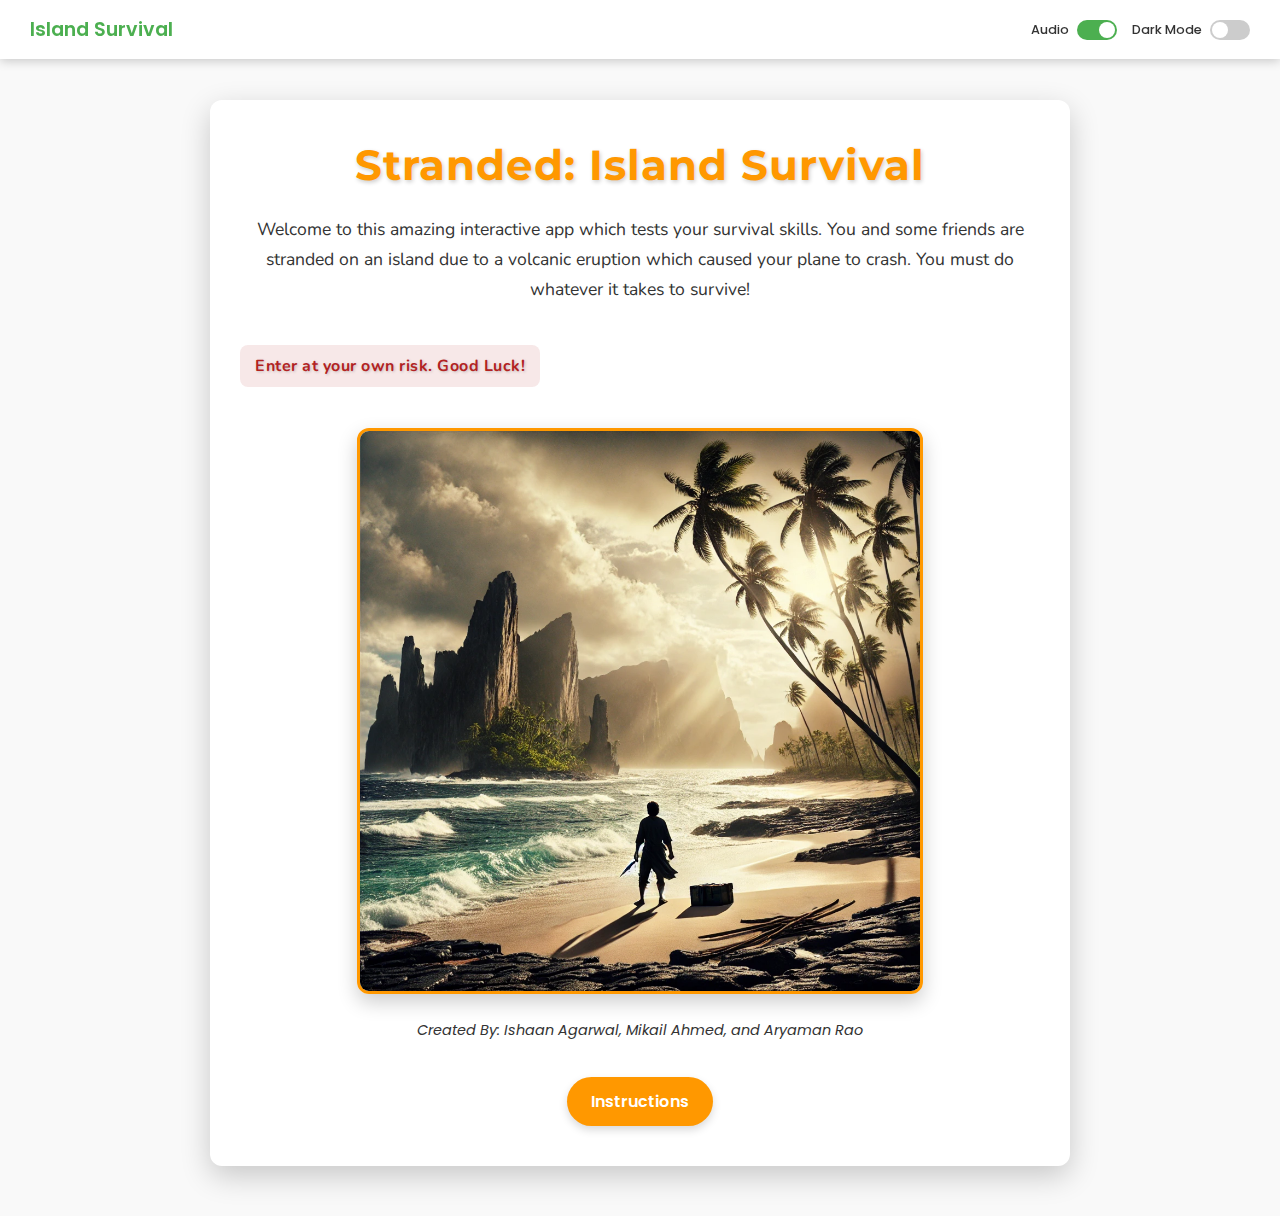
<file: index.html>
<!DOCTYPE html>
<html lang="en">
<head>
    <meta charset="UTF-8">
    <meta name="viewport" content="width=device-width, initial-scale=1.0">
    <!-- Sets the title of the web page, shown on the browser tab -->
    <title>Survival Challenge</title>
    <!-- Google Fonts for modern typography -->
    <link rel="preconnect" href="https://fonts.googleapis.com">
    <link rel="preconnect" href="https://fonts.gstatic.com" crossorigin>
    <link href="https://fonts.googleapis.com/css2?family=Montserrat:wght@400;600;700&family=Nunito:wght@400;600;700&family=Poppins:wght@400;500;600;700&display=swap" rel="stylesheet">
    <!-- Font Awesome for icons -->
    <link rel="stylesheet" href="https://cdnjs.cloudflare.com/ajax/libs/font-awesome/6.4.0/css/all.min.css">
    <link rel="stylesheet" href="styles.css">
</head>
<body>
<!-- Navigation bar -->
<div id="navbar">
    <div id="navbar-left">
        <h2 id="navbar-title">Island Survival</h2>
    </div>
    <div id="navbar-right">
        <!-- Audio toggle -->
        <div class="toggle-container">
            <span class="toggle-label">Audio</span>
            <label class="toggle-switch">
                <input type="checkbox" id="audio-toggle" checked>
                <span class="toggle-slider"></span>
            </label>
        </div>
        <!-- Dark mode toggle -->
        <div class="toggle-container">
            <span class="toggle-label">Dark Mode</span>
            <label class="toggle-switch">
                <input type="checkbox" id="dark-mode-toggle">
                <span class="toggle-slider"></span>
            </label>
        </div>
    </div>
</div>

<!-- Progress indicator -->
<div id="progress-indicator"></div>

<!-- Energy display component -->
<div id="energy-display" style="display: none;">
    <img id="energy-icon" src="images/energy.jpeg" alt="Energy">
    <span id="energy-value">50</span>
</div>

<!-- Floating control buttons -->
<div class="floating-controls">
    <button id="help-button" class="floating-control" style="display: none;" title="Help">
        <img src="images/question.jpeg" alt="Help">
    </button>
    <button id="restart-button" class="floating-control" style="display: none;" title="Restart">
        <img src="images/stop.jpeg" alt="Restart">
    </button>
    <button id="voice-button" class="floating-control" style="display: none;" title="Voice Control">
        <img src="images/mic.webp" alt="Voice Control">
    </button>
    <button id="export-button" class="floating-control" style="display: none;" title="Export Data">
        <img src="images/exportfinal.webp" alt="Export">
    </button>
</div>

<!-- Main container for the story content -->
<div id="story-container">
    <!-- Title of the story -->
    <h1 id="story-title">Stranded: Island Survival</h1>
    <!-- Paragraph describing the story introduction -->
    <p id="story-text">Welcome to this amazing interactive app which tests your survival skills. You and some friends
        are stranded on an island due to a volcanic eruption which caused your plane to crash.
        You must do whatever it takes to survive!</p>
    <!-- Warning message for the story, styled with its own ID -->
    <p id="beware">Enter at your own risk. Good Luck!</p>
    <!-- Image for the story, includes ID for styling and alt text for accessibility -->
    <img id="survival-image" src="images/titleimage.webp" alt="You Must Survive">
    <!-- Credits for the story creators, with a unique ID for styling -->
    <p id="credentials">Created By: Ishaan Agarwal, Mikail Ahmed, and Aryaman Rao</p>
    <!-- Container for interactive choices, such as buttons -->
    <div id="choices">
        <!-- Button that triggers a JavaScript function when clicked -->
        <button id="button1" onclick="choose('instruct')">Instructions</button>
    </div>
</div>

<!-- Toast notification -->
<div id="notification-toast" class="toast"></div>

<!-- Game messages containers -->
<div id="shelter-message" class="game-message" style="display: none;">Great Choice. This shelter will be the key to your success in the future</div>
<div id="success-message" class="game-message success-message" style="display: none;">You have escaped the island! Good luck on your journey ahead!</div>
<div id="failure-message" class="game-message failure-message" style="display: none;">You have failed to escape the island. Tough Luck</div>

<!-- Location images and buttons that will be added dynamically -->
<div id="location-images" class="location-container" style="display: none;">
    <div class="location" id="skull-rock-location">
        <img id="skull-rock-image" src="images/skullrock.jpeg" alt="Skull Rock">
        <button id="skull-rock-button">Skull Rock</button>
    </div>
    <div class="location" id="ghost-cave-location">
        <img id="ghost-light-cave-image" src="images/ghostlightcave.jpeg" alt="Ghost Cave">
        <button id="cave-button">Ghost Cave</button>
    </div>
    <div class="location" id="forgotten-falls-location">
        <img id="forgotten-falls-image" src="images/forgottenfalls.jpeg" alt="Forgotten Falls">
        <button id="falls-button">Forgotten Falls</button>
    </div>
</div>

<script src="libs/xlsx.full.min.js"></script>
<script src="script.js" defer></script>
</body>
</html>
</file>
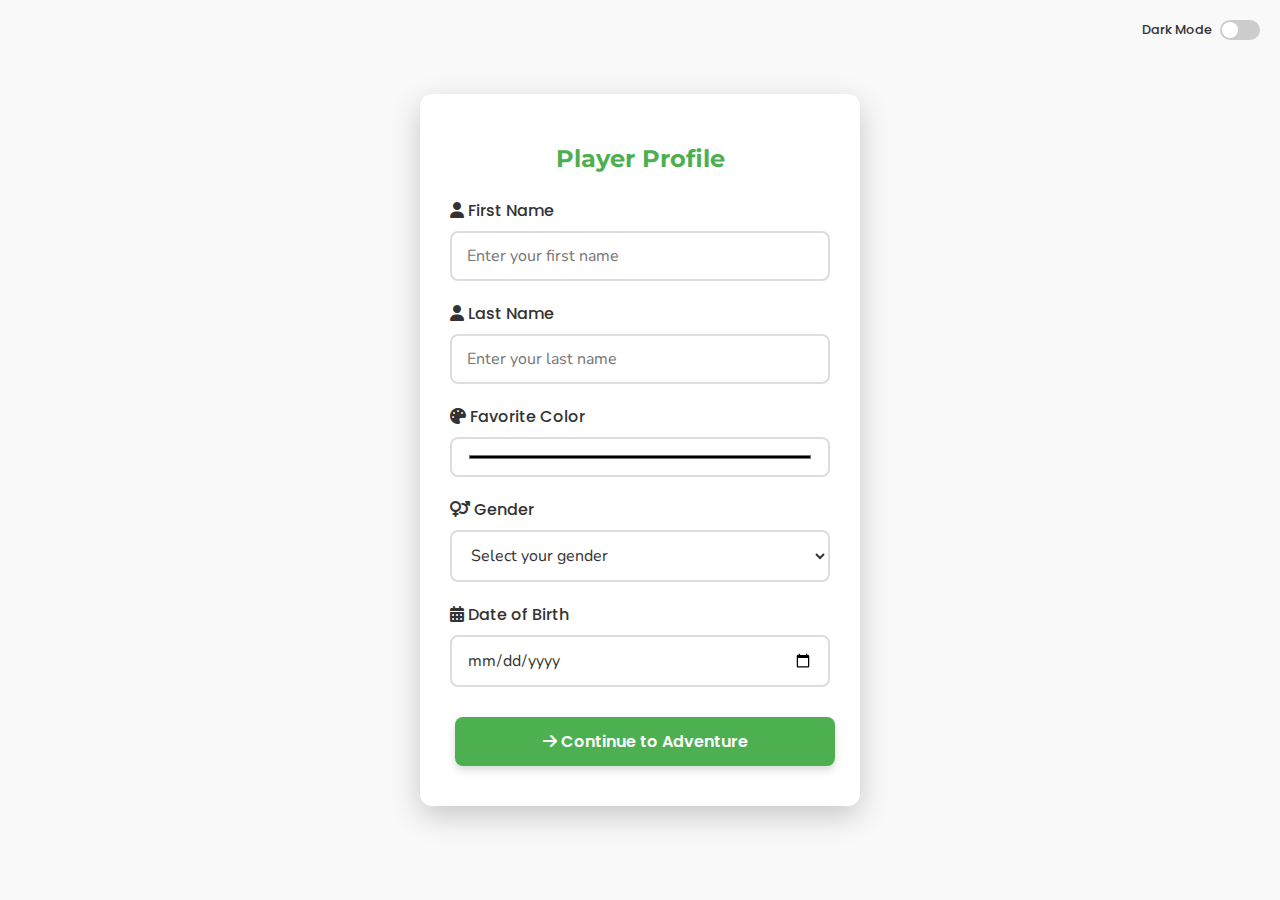
<file: aboutme.html>
<!DOCTYPE html>
<html lang="en">
<head>
    <meta charset="UTF-8">
    <meta name="viewport" content="width=device-width, initial-scale=1.0">
    <title>Login Page</title>
    <!-- Google Fonts for modern typography -->
    <link rel="preconnect" href="https://fonts.googleapis.com">
    <link rel="preconnect" href="https://fonts.gstatic.com" crossorigin>
    <link href="https://fonts.googleapis.com/css2?family=Montserrat:wght@400;600;700&family=Nunito:wght@400;600;700&family=Poppins:wght@400;500;600;700&display=swap" rel="stylesheet">
    <!-- Font Awesome for icons -->
    <link rel="stylesheet" href="https://cdnjs.cloudflare.com/ajax/libs/font-awesome/6.4.0/css/all.min.css">
    <link rel="stylesheet" href="styles.css">
    <style>
        body {
            font-family: 'Poppins', Arial, sans-serif;
            margin: 0;
            padding: 0;
            display: flex;
            justify-content: center;
            align-items: center;
            height: 100vh;
            background-color: var(--light-bg);
            color: var(--text-color);
            transition: background-color 0.3s ease, color 0.3s ease;
        }
        
        .login-container {
            background-color: var(--container-bg);
            padding: 30px;
            border-radius: 12px;
            box-shadow: 0 10px 30px var(--shadow-color);
            width: 380px;
            max-width: 90%;
            transition: background-color 0.3s ease, box-shadow 0.3s ease;
        }
        
        .login-container h2 {
            text-align: center;
            color: var(--primary-color);
            margin-bottom: 25px;
            font-family: 'Montserrat', sans-serif;
            font-weight: 700;
        }
        
        .form-group {
            margin-bottom: 20px;
        }
        
        .form-group label {
            display: block;
            margin-bottom: 8px;
            font-weight: 500;
            color: var(--text-color);
            transition: color 0.3s ease;
        }
        
        .form-control {
            width: 100%;
            padding: 12px 15px;
            border: 2px solid var(--border-color);
            border-radius: 8px;
            box-sizing: border-box;
            font-family: 'Nunito', sans-serif;
            font-size: 1rem;
            background-color: var(--container-bg);
            color: var(--text-color);
            transition: all 0.3s ease;
        }
        
        .form-control:focus {
            outline: none;
            border-color: var(--primary-color);
            box-shadow: 0 0 0 2px rgba(76, 175, 80, 0.2);
        }
        
        .form-control[type="color"] {
            height: 40px;
            cursor: pointer;
        }
        
        .btn-continue {
            width: 100%;
            padding: 12px;
            background-color: var(--primary-color);
            color: white;
            border: none;
            border-radius: 8px;
            font-size: 1rem;
            font-weight: 600;
            cursor: pointer;
            transition: all 0.3s ease;
            font-family: 'Poppins', sans-serif;
            margin-top: 10px;
        }
        
        .btn-continue:hover {
            background-color: var(--primary-dark);
            transform: translateY(-3px);
            box-shadow: 0 5px 15px rgba(0, 0, 0, 0.1);
        }
        
        .btn-continue:active {
            transform: translateY(1px);
        }
        
        /* Toggle for dark mode */
        .theme-toggle {
            position: absolute;
            top: 20px;
            right: 20px;
            display: flex;
            align-items: center;
            gap: 8px;
            cursor: pointer;
        }
        
        .toggle-label {
            font-size: 0.8rem;
            font-weight: 500;
            color: var(--text-color);
        }
    </style>
</head>
<body>
<!-- Dark mode toggle -->
<div class="theme-toggle">
    <span class="toggle-label">Dark Mode</span>
    <label class="toggle-switch">
        <input type="checkbox" id="dark-mode-toggle">
        <span class="toggle-slider"></span>
    </label>
</div>

<div class="login-container">
    <h2>Player Profile</h2>
    <form id="login-form">
        <div class="form-group">
            <label for="first-name"><i class="fas fa-user"></i> First Name</label>
            <input type="text" id="first-name" name="first-name" class="form-control" placeholder="Enter your first name" required>
        </div>

        <div class="form-group">
            <label for="last-name"><i class="fas fa-user"></i> Last Name</label>
            <input type="text" id="last-name" name="last-name" class="form-control" placeholder="Enter your last name" required>
        </div>

        <div class="form-group">
            <label for="favorite-color"><i class="fas fa-palette"></i> Favorite Color</label>
            <input type="color" id="favorite-color" name="favorite-color" class="form-control">
        </div>

        <div class="form-group">
            <label for="gender"><i class="fas fa-venus-mars"></i> Gender</label>
            <select id="gender" name="gender" class="form-control" required>
                <option value="" disabled selected>Select your gender</option>
                <option value="male">Male</option>
                <option value="female">Female</option>
                <option value="other">Other</option>
            </select>
        </div>

        <div class="form-group">
            <label for="birth-date"><i class="fas fa-calendar-alt"></i> Date of Birth</label>
            <input type="date" id="birth-date" name="birth-date" class="form-control" required>
        </div>

        <button type="button" id="Continue" class="btn-continue" onclick="choose('instruct')">
            <i class="fas fa-arrow-right"></i> Continue to Adventure
        </button>
    </form>
</div>

<script>
    // Check for dark mode preference
    const darkModePref = localStorage.getItem('darkMode') === 'true';
    if (darkModePref) {
        document.body.classList.add('dark-mode');
        document.getElementById('dark-mode-toggle').checked = true;
    }
    
    // Event listener for dark mode toggle
    document.getElementById('dark-mode-toggle').addEventListener('change', function() {
        document.body.classList.toggle('dark-mode');
        localStorage.setItem('darkMode', document.body.classList.contains('dark-mode'));
    });
</script>
<script src="script.js"></script>
</body>
</html>
</file>
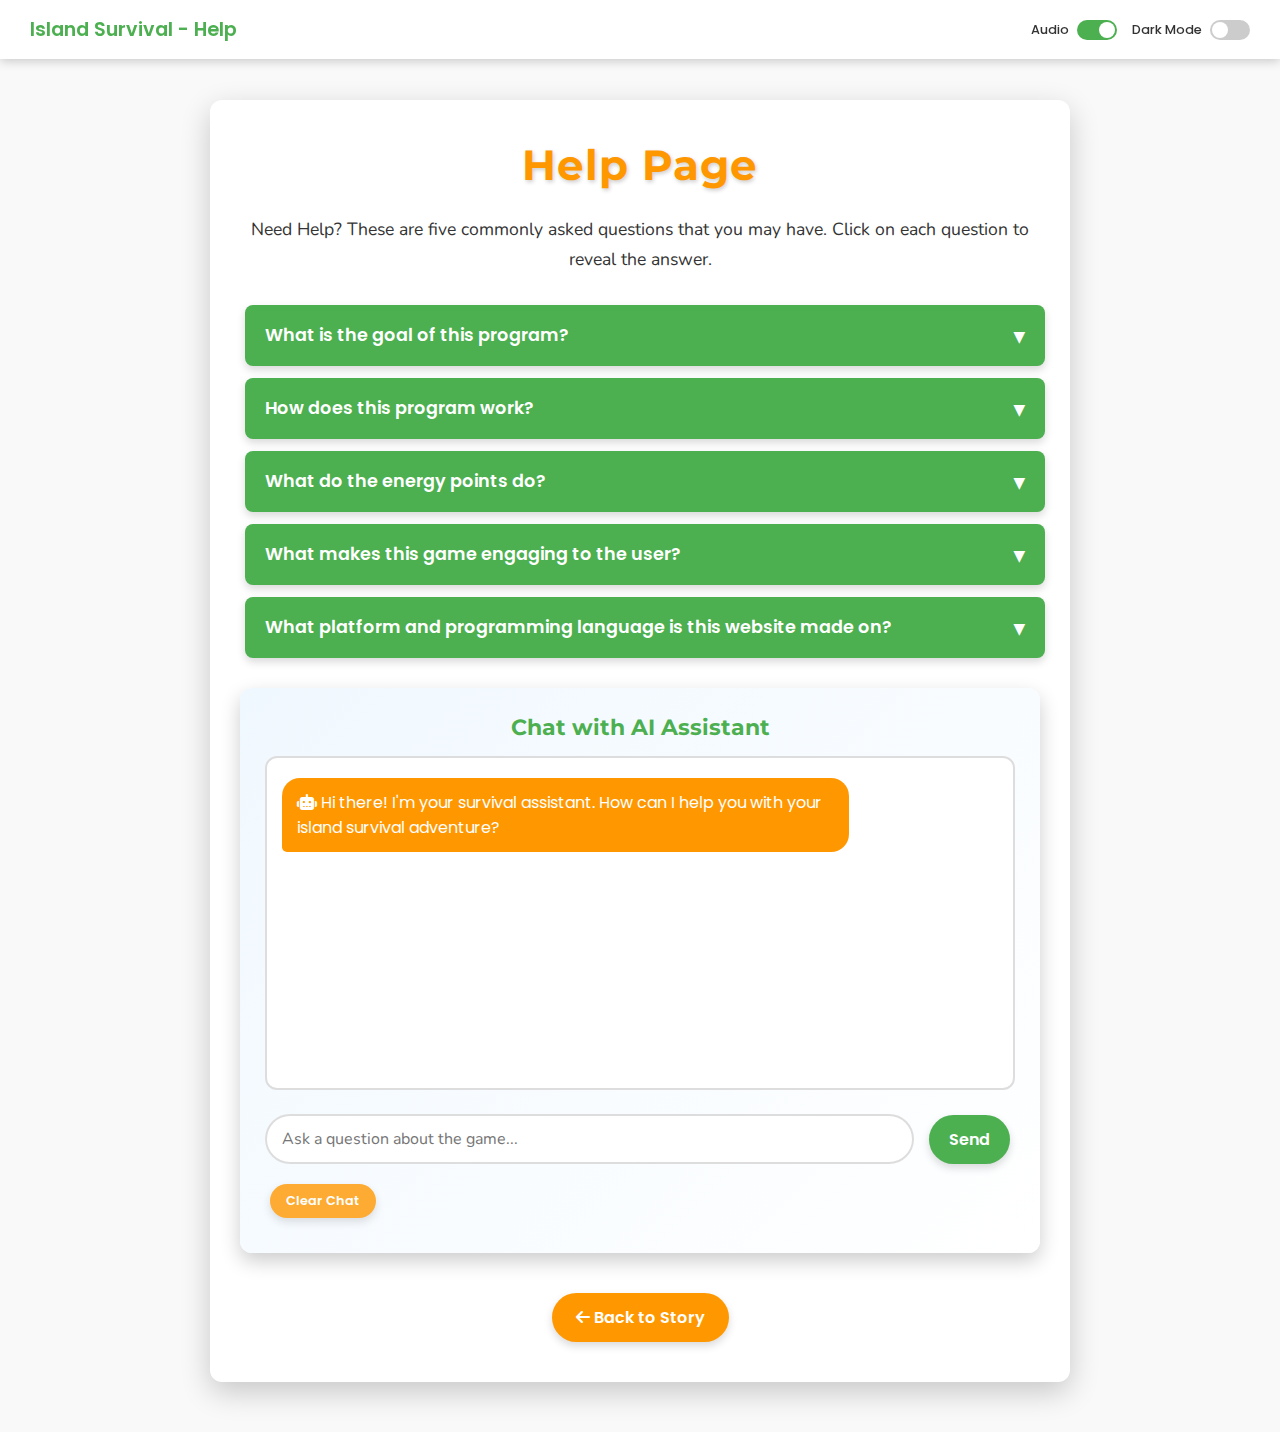
<file: helpPage.html>
<!DOCTYPE html>
<html lang="en">
<head>
    <meta charset="UTF-8">
    <meta name="viewport" content="width=device-width, initial-scale=1.0">
    <title>Help Tab</title>
    <!-- Google Fonts for modern typography -->
    <link rel="preconnect" href="https://fonts.googleapis.com">
    <link rel="preconnect" href="https://fonts.gstatic.com" crossorigin>
    <link href="https://fonts.googleapis.com/css2?family=Montserrat:wght@400;600;700&family=Nunito:wght@400;600;700&family=Poppins:wght@400;500;600;700&display=swap" rel="stylesheet">
    <!-- Font Awesome for icons -->
    <link rel="stylesheet" href="https://cdnjs.cloudflare.com/ajax/libs/font-awesome/6.4.0/css/all.min.css">
    <link rel="stylesheet" href="styles.css">
</head>
<body>
<!-- Navigation bar -->
<div id="navbar">
    <div id="navbar-left">
        <h2 id="navbar-title">Island Survival - Help</h2>
    </div>
    <div id="navbar-right">
        <!-- Audio toggle -->
        <div class="toggle-container">
            <span class="toggle-label">Audio</span>
            <label class="toggle-switch">
                <input type="checkbox" id="audio-toggle" checked>
                <span class="toggle-slider"></span>
            </label>
        </div>
        <!-- Dark mode toggle -->
        <div class="toggle-container">
            <span class="toggle-label">Dark Mode</span>
            <label class="toggle-switch">
                <input type="checkbox" id="dark-mode-toggle">
                <span class="toggle-slider"></span>
            </label>
        </div>
    </div>
</div>

<!-- Progress indicator -->
<div id="progress-indicator"></div>

<!-- Main container for the help page content -->
<div id="storyHelp-container">
    <!-- Title of the help page -->
    <h1 id="helpPage-title">Help Page</h1>
    <!-- Paragraph describing the help section -->
    <p id="helpText">Need Help? These are five commonly asked questions that you may have.
        Click on each question to reveal the answer.</p>
    
    <!-- FAQ section with questions and answers -->
    <div id="faq-section">
        <!-- FAQ questions will be added here dynamically -->
    </div>
    
    <!-- AI Chatbot section -->
    <section id="chatbot">
        <h3>Chat with AI Assistant</h3>
        <div id="chat-window">
          <div id="messages"></div>
        </div>
        <div class="inputTextContainer">
            <input type="text" id="user-input" placeholder="Ask a question about the game..." />
            <button id="send-btn">Send</button>
        </div>
    </section>
    
    <!-- Return button container -->
    <div id="choices">
        <!-- Button that triggers a choose function when clicked -->
        <button id="helpReturn" onclick="choose('returnFromHelp')">
            <i class="fas fa-arrow-left"></i> Back to Story
        </button>
    </div>
</div>

<!-- Toast notification -->
<div id="notification-toast" class="toast"></div>

<!-- JavaScript to generate FAQ section dynamically -->
<script>
    // Define questions and answers
    const questions = [
        "What is the goal of this program?",
        "How does this program work?",
        "What do the energy points do?",
        "What makes this game engaging to the user?",
        "What platform and programming language is this website made on?"
    ];
    const answers = [
        "The goal of this program is to escape a stranded island with the resources you find.",
        "This program works by changing the story based on user input as they click various buttons",
        "The energy points symbolize how active you are. During activities, energy points decrease.",
        "From graphics to sounds this program is very entertaining. Energy points also play a massive role to engage user.",
        "This website is built on WebStorm using Html, Css, and Javascript to make this user interactive game."
    ];

    // Generate the FAQ section
    const faqSection = document.getElementById('faq-section');
    questions.forEach((question, index) => {
        // Create a button for each question
        const questionButton = document.createElement('button');
        questionButton.textContent = question;
        questionButton.className = 'faq-question';
        questionButton.onclick = () => {
            // Toggle answer display on button click and active class
            questionButton.classList.toggle('active');
            const answerDiv = document.getElementById(`answer-${index}`);
            answerDiv.style.display = answerDiv.style.display === 'none' ? 'block' : 'none';
        };
        // Create a div for the answer, initially hidden
        const answerDiv = document.createElement('div');
        answerDiv.id = `answer-${index}`;
        answerDiv.className = 'faq-answer';
        answerDiv.style.display = 'none';
        answerDiv.textContent = answers[index];
        // Add the question and answer to the FAQ section
        faqSection.appendChild(questionButton);
        faqSection.appendChild(answerDiv);
    });
    
    // Check for dark mode preference
    const darkModePref = localStorage.getItem('darkMode') === 'true';
    if (darkModePref) {
        document.body.classList.add('dark-mode');
        document.getElementById('dark-mode-toggle').checked = true;
    }
    
    // Event listener for dark mode toggle
    document.getElementById('dark-mode-toggle').addEventListener('change', function() {
        document.body.classList.toggle('dark-mode');
        localStorage.setItem('darkMode', document.body.classList.contains('dark-mode'));
    });
</script>
<script src="script.js"></script>
<script src="aichatbot.js"></script>
</body>
</html>
</file>
<file: styles.css>
/* General body styling */
:root {
    --primary-color: #4CAF50;
    --primary-dark: #388E3C;
    --accent-color: #FF9800;
    --accent-dark: #F57C00;
    --text-color: #333;
    --light-bg: #f9f9f9;
    --container-bg: white;
    --shadow-color: rgba(0, 0, 0, 0.2);
    --secondary-bg: #e0f7fa;
    --button-hover: #e67e22;
    --warning-color: #B22222;
    --border-color: #ddd;
    --item-bg: #f0f8ff;
}

/* Dark mode variables */
.dark-mode {
    --primary-color: #81C784;
    --primary-dark: #4CAF50;
    --accent-color: #FFB74D;
    --accent-dark: #FFA726;
    --text-color: #e0e0e0;
    --light-bg: #1e1e1e;
    --container-bg: #2d2d2d;
    --shadow-color: rgba(0, 0, 0, 0.5);
    --secondary-bg: #263238;
    --button-hover: #FF9800;
    --warning-color: #ff6b6b;
    --border-color: #444;
    --item-bg: #303f49;
}

body {
    font-family: 'Poppins', Arial, sans-serif; /* Modern font for the page */
    background-color: var(--light-bg); /* Light background for the entire page */
    color: var(--text-color); /* Text color */
    padding: 20px; /* Adds padding around the body */
    margin: 0; /* Remove default margin */
    transition: background-color 0.3s ease, color 0.3s ease; /* Smooth transition for dark mode */
    min-height: 100vh; /* Minimum height to fill viewport */
}

/* Navigation bar */
#navbar {
    position: fixed;
    top: 0;
    left: 0;
    width: 100%;
    background-color: var(--container-bg);
    box-shadow: 0 2px 10px var(--shadow-color);
    display: flex;
    justify-content: space-between;
    align-items: center;
    padding: 15px 30px;
    z-index: 1000;
    box-sizing: border-box;
    transition: background-color 0.3s ease;
}

#navbar-left {
    display: flex;
    align-items: center;
}

#navbar-title {
    font-size: 1.2rem;
    font-weight: 600;
    margin: 0;
    color: var(--primary-color);
}

#navbar-right {
    display: flex;
    align-items: center;
    gap: 15px;
}

.toggle-container {
    display: flex;
    align-items: center;
    gap: 8px;
    cursor: pointer;
}

.toggle-label {
    font-size: 0.8rem;
    font-weight: 500;
}

.toggle-switch {
    position: relative;
    display: inline-block;
    width: 40px;
    height: 20px;
}

.toggle-switch input {
    opacity: 0;
    width: 0;
    height: 0;
}

.toggle-slider {
    position: absolute;
    cursor: pointer;
    top: 0;
    left: 0;
    right: 0;
    bottom: 0;
    background-color: #ccc;
    transition: .4s;
    border-radius: 34px;
}

.toggle-slider:before {
    position: absolute;
    content: "";
    height: 16px;
    width: 16px;
    left: 2px;
    bottom: 2px;
    background-color: white;
    transition: .4s;
    border-radius: 50%;
}

input:checked + .toggle-slider {
    background-color: var(--primary-color);
}

input:checked + .toggle-slider:before {
    transform: translateX(20px);
}

/* Main container for story and help content */
#story-container, #storyHelp-container {
    background-color: var(--container-bg); /* White background for contrast */
    border-radius: 12px; /* Rounded corners for a soft look */
    padding: 30px; /* Adds padding inside the container */
    max-width: 800px; /* Limits width for better readability */
    margin: 80px auto 30px; /* Centers the container and adds space for navbar */
    box-shadow: 0 10px 30px var(--shadow-color); /* Enhanced shadow for depth */
    transition: background-color 0.3s ease, box-shadow 0.3s ease; /* Smooth transition for dark mode */
    animation: fadeIn 1.5s ease-in-out; /* Fades in the container */
}

/* Styling for the story title */
#story-title, #helpPage-title {
    font-size: 2.6em; /* Large font size for emphasis */
    font-weight: 700; /* Makes text bold */
    text-align: center; /* Centers the title */
    color: var(--accent-color); /* Orange color for visibility */
    text-shadow: 1px 2px 4px var(--shadow-color); /* Adds shadow for depth */
    margin: 10px 0 25px; /* Spacing around the title */
    font-family: 'Montserrat', sans-serif; /* Modern font */
    letter-spacing: 1px; /* Adds spacing between letters */
    transition: color 0.3s ease; /* Smooth transition for dark mode */
}

/* Main text styling within the story container */
#story-text {
    font-size: 1.1em; /* Slightly larger font for readability */
    text-align: center; /* Centers the text */
    color: var(--text-color); /* Dynamic text color */
    font-family: 'Nunito', Georgia, serif; /* Modern font for a clean look */
    line-height: 1.7; /* Increased spacing between lines for readability */
    margin: 25px 0; /* Adds margin around the text */
    max-width: 100%; /* Full width in container */
    transition: color 0.3s ease; /* Smooth transition for dark mode */
}

/* Warning text styling */
#beware {
    font-size: 1em; /* Regular font size */
    text-align: center; /* Centers the warning text */
    color: var(--warning-color); /* Dynamic warning color */
    font-weight: bold; /* Makes text bold */
    font-family: 'Nunito', Verdana, sans-serif; /* Modern font */
    letter-spacing: 0.5px; /* Spacing between letters */
    text-shadow: 1px 1px 3px rgba(0, 0, 0, 0.2); /* Adds shadow */
    margin-top: 15px; /* Spacing above the text */
    padding: 10px 15px; /* Padding for warning text */
    background-color: rgba(178, 34, 34, 0.1); /* Slight background */
    border-radius: 8px; /* Rounded corners */
    display: inline-block; /* Only as wide as content */
    margin-left: auto; /* Center the element */
    margin-right: auto; /* Center the element */
    transition: color 0.3s ease, background-color 0.3s ease; /* Smooth transition for dark mode */
}

/* Image styling */
img {
    max-width: 100%; /* Ensures image is responsive */
    border-radius: 12px; /* Rounds the corners more */
    display: block; /* Centers the image in container */
    width: 70%; /* Limits width */
    margin: 25px auto; /* Centers and adds margin */
    border: 3px solid var(--accent-color); /* Dynamic border color */
    box-shadow: 0 8px 20px var(--shadow-color); /* Enhanced shadow for depth */
    animation: zoomIn 1s ease-in-out; /* Zooms in image */
    transition: border-color 0.3s ease, box-shadow 0.3s ease; /* Smooth transition for dark mode */
}

/* Styling for credentials text */
#credentials {
    font-size: 0.9em; /* Small font size */
    color: var(--text-color); /* Dynamic text color */
    font-style: italic; /* Italicizes text */
    line-height: 1.6; /* Adds line height */
    text-align: center; /* Centers the text */    
    margin-bottom: 15px; /* Adds bottom margin */
    transition: color 0.3s ease; /* Smooth transition for dark mode */
}

/* Button styling */
button {
    border: none; /* Removes border */
    cursor: pointer; /* Changes cursor to pointer on hover */
    background-color: var(--accent-color); /* Dynamic accent color */
    color: white; /* White text for contrast */
    padding: 12px 24px; /* Adds padding inside the button */
    font-size: 1rem; /* Standard font size */
    font-weight: 600; /* Semibold text */
    border-radius: 50px; /* Fully rounded corners for modern look */
    transition: all 0.3s ease; /* Smooth transition for all properties */
    margin: 10px 5px; /* Spacing between buttons */
    box-shadow: 0 4px 8px rgba(0, 0, 0, 0.15); /* Subtle shadow */
    font-family: 'Poppins', sans-serif; /* Match body font */
    outline: none; /* Remove outline */
}

/* Hover effect for buttons */
button:hover {
    background-color: var(--accent-dark); /* Darker on hover */
    transform: translateY(-2px); /* Slight lift on hover */
    box-shadow: 0 6px 12px rgba(0, 0, 0, 0.2); /* Enhanced shadow on hover */
}

button:active {
    transform: translateY(1px); /* Push down when clicked */
    box-shadow: 0 2px 4px rgba(0, 0, 0, 0.15); /* Reduced shadow when clicked */
}

/* Container for choice buttons */
#choices {
    display: flex; /* Aligns items in a row */
    justify-content: center; /* Centers content */
    align-items: center; /* Vertically centers content */
    flex-wrap: wrap; /* Allow wrapping on small screens */
    gap: 15px; /* Modern spacing between elements */
    margin-top: 25px; /* Space above buttons */
}

/* Fade-in animation */
@keyframes fadeIn {
    from { opacity: 0; transform: translateY(20px); }
    to { opacity: 1; transform: translateY(0); }
}

/* Pop-up animation */
@keyframes popUp {
    0% { transform: translateY(-20px); opacity: 0; }
    100% { transform: translateY(0); opacity: 1; }
}

/* Zoom-in animation */
@keyframes zoomIn {
    0% { transform: scale(0.95); opacity: 0; }
    100% { transform: scale(1); opacity: 1; }
}

/* Modern styling for list containers */
#names_list, 
#types_of_shelters, 
#instruction_list {
    list-style-type: none; /* Removes default bullet points */
    padding: 0; /* Removes default padding */
    margin: 20px 0; /* Vertical spacing */
    width: 100%; /* Full width */
}

/* Individual name list items and shelter type items */
#names_list li, 
#types_of_shelters li {
    padding: 12px 15px; /* Increased padding */
    background-color: var(--item-bg); /* Dynamic background */
    border-left: 4px solid var(--primary-color); /* Thicker colored border */
    margin-bottom: 10px; /* Space between items */
    border-radius: 6px; /* Rounded corners */
    box-shadow: 0 3px 6px var(--shadow-color); /* Subtle shadow */
    transition: transform 0.2s, background-color 0.3s; /* Transitions */
    text-align: left; /* Left align text */
}

/* Hover effect for list items */
#names_list li:hover, 
#types_of_shelters li:hover {
    transform: translateX(5px); /* Slide effect on hover */
    background-color: rgba(52, 152, 219, 0.1); /* Subtle background change */
}

/* Styling for instruction list container */
#instruction_list {
    display: flex; /* Flex layout */
    flex-wrap: wrap; /* Allows items to wrap to next row */
    gap: 12px; /* Spacing between items */
    justify-content: center; /* Center items */
    margin: 20px 0; /* Vertical margin */
}

/* Individual instruction list items */
#instruction_list li {
    padding: 12px 15px; /* Adds padding */
    background-color: var(--item-bg); /* Dynamic background */
    border-left: 4px solid var(--primary-color); /* Colored border */
    border-radius: 6px; /* Rounded corners */
    box-shadow: 0 3px 6px var(--shadow-color); /* Subtle shadow */
    transition: transform 0.2s, background-color 0.3s; /* Transitions */
    flex: 1 1 200px; /* Flexible width with minimum */
    max-width: 100%; /* Maximum width */
    text-align: left; /* Left align text */
}

/* Hover effect for instruction list items */
#instruction_list li:hover {
    transform: translateY(-5px); /* Lift effect on hover */
    background-color: rgba(76, 175, 80, 0.1); /* Subtle background change */
}

/* Styling for the special note in instruction list */
#instruction_list li:last-child {
    font-weight: bold; /* Makes text bold */
    color: var(--warning-color); /* Dynamic warning color */
    background-color: rgba(229, 57, 53, 0.1); /* Subtle background */
    border-left: 4px solid var(--warning-color); /* Matching border */
    padding: 15px; /* Increased padding */
    width: 100%; /* Full width */
    margin-top: 10px; /* Extra space above */
    text-align: left; /* Left align text */
    box-shadow: 0 3px 6px var(--shadow-color); /* Subtle shadow */
}

/* Help Page Styling */
#helpText {
    text-align: center;
    font-size: 1.1em;
    color: var(--text-color);
    margin-bottom: 25px;
    font-family: 'Nunito', sans-serif;
    line-height: 1.7;
}

/* FAQ Section */
#faq-section {
    margin-top: 30px;
    width: 100%;
}

/* FAQ Question Button */
.faq-question {
    display: block;
    width: 100%;
    background-color: var(--primary-color);
    color: white;
    padding: 15px 20px;
    border: none;
    text-align: left;
    font-size: 1.1em;
    font-weight: 600;
    cursor: pointer;
    border-radius: 8px;
    margin-top: 12px;
    transition: background-color 0.3s ease, transform 0.2s ease;
    font-family: 'Poppins', sans-serif;
    display: flex;
    justify-content: space-between;
    align-items: center;
}

.faq-question:after {
    content: "▾";
    font-size: 1.2em;
}

.faq-question.active:after {
    content: "▴";
}

.faq-question:hover {
    background-color: var(--primary-dark);
    transform: translateY(-2px);
}

/* FAQ Answer */
.faq-answer {
    padding: 20px;
    background-color: var(--item-bg);
    border-left: 4px solid var(--primary-color);
    margin-top: 5px;
    border-radius: 8px;
    display: none; /* Hidden by default */
    font-size: 1em;
    color: var(--text-color);
    line-height: 1.6;
    text-align: left;
    box-shadow: 0 2px 4px var(--shadow-color);
    animation: fadeIn 0.3s ease-in-out;
    margin-bottom: 10px;
}

/* Chatbot styling */
#chatbot {
    background: linear-gradient(135deg, var(--item-bg), var(--container-bg));
    padding: 25px;
    border-radius: 12px;
    box-shadow: 0 8px 20px var(--shadow-color);
    margin: 30px 0;
    transition: background 0.3s ease, box-shadow 0.3s ease;
}

#chatbot h3 {
    font-family: 'Montserrat', sans-serif;
    color: var(--primary-color);
    margin-top: 0;
    text-align: center;
    font-size: 1.4em;
    margin-bottom: 15px;
}

#chat-window {
    border: 2px solid var(--border-color);
    border-radius: 12px;
    padding: 15px;
    height: 300px;
    overflow-y: auto;
    margin-bottom: 15px;
    background: var(--container-bg);
    transition: border-color 0.3s ease, background-color 0.3s ease;
}

#messages {
    display: flex;
    flex-direction: column;
    gap: 12px;
}

.message {
    margin: 5px 0;
    padding: 12px 15px;
    border-radius: 18px;
    max-width: 75%;
    animation: fadeIn 0.3s ease;
}

.user-message {
    align-self: flex-end;
    text-align: right;
    color: white;
    background: var(--primary-color);
    border: none;
    border-bottom-right-radius: 5px;
}

.bot-message {
    align-self: flex-start;
    text-align: left;
    color: white;
    background: var(--accent-color);
    border: none;
    border-bottom-left-radius: 5px;
}

.inputTextContainer {
    display: flex; /* Flexbox ensures both elements are on the same line */
    align-items: center; /* Vertically aligns the elements */
    gap: 10px; /* Space between the text box and the button */
}

#user-input {
    flex: 1; /* Allows the text box to take up the remaining space */
    padding: 12px 15px;
    border: 2px solid var(--border-color);
    border-radius: 25px;
    font-size: 1rem;
    background-color: var(--container-bg);
    color: var(--text-color);
    font-family: 'Nunito', sans-serif;
    transition: border-color 0.3s ease, background-color 0.3s ease, color 0.3s ease;
}

#user-input:focus {
    outline: none;
    border-color: var(--primary-color);
    box-shadow: 0 0 0 2px rgba(76, 175, 80, 0.2);
}

#send-btn {
    padding: 12px 20px;
    background: var(--primary-color);
    color: white;
    border: none;
    border-radius: 25px;
    font-size: 1rem;
    cursor: pointer;
    transition: background-color 0.3s, transform 0.2s;
    min-width: 80px;
}

#send-btn:hover {
    background: var(--primary-dark);
    transform: translateY(-2px);
}

/* Report styling */
.report-container {
    background: var(--container-bg);
    border-radius: 12px;
    box-shadow: 0 8px 20px var(--shadow-color);
    padding: 30px;
    max-width: 700px;
    width: 100%;
    margin: 30px auto;
    transition: background-color 0.3s ease, box-shadow 0.3s ease;
}

h1 {
    font-size: 28px;
    color: var(--primary-color);
    text-align: center;
    margin-bottom: 25px;
    font-family: 'Montserrat', sans-serif;
    font-weight: 700;
}

ul.report-list {
    list-style-type: none;
    padding: 0;
    margin: 20px 0;
}

ul.report-list li {
    background: var(--item-bg);
    margin-bottom: 10px;
    padding: 15px 20px;
    border-radius: 8px;
    box-shadow: 0 3px 8px var(--shadow-color);
    font-size: 0.95rem;
    transition: transform 0.3s, background-color 0.3s;
    cursor: pointer;
    border-left: 4px solid var(--primary-color);
}

ul.report-list li:hover {
    background-color: rgba(76, 175, 80, 0.1);
    transform: translateY(-3px);
    box-shadow: 0 5px 15px var(--shadow-color);
}

pre {
    font-family: 'Fira Code', monospace;
    font-size: 0.9rem;
    color: var(--text-color);
    margin: 0;
    white-space: pre-wrap;
    word-wrap: break-word;
}

footer {
    text-align: center;
    font-size: 0.8rem;
    color: var(--text-color);
    margin-top: 20px;
    padding: 15px;
    font-family: 'Nunito', sans-serif;
}

footer a {
    color: var(--primary-color);
    text-decoration: none;
    transition: color 0.3s ease;
}

footer a:hover {
    color: var(--primary-dark);
    text-decoration: underline;
}

/* Utility classes for floating controls */
.floating-controls {
    position: fixed;
    display: flex;
    flex-direction: row;
    gap: 10px;
    top: 90px;
    right: 20px;
    z-index: 100;
}

.floating-control {
    width: 50px;
    height: 50px;
    border-radius: 50%;
    background: var(--container-bg);
    box-shadow: 0 4px 10px var(--shadow-color);
    display: flex;
    justify-content: center;
    align-items: center;
    cursor: pointer;
    transition: all 0.3s ease;
    border: none;
    padding: 0;
}

.floating-control img {
    width: 60%;
    height: 60%;
    object-fit: contain;
    border: none;
    box-shadow: none;
    margin: 0;
    animation: none;
}

.floating-control:hover {
    transform: translateY(-3px);
    box-shadow: 0 6px 15px var(--shadow-color);
    background-color: var(--item-bg);
}

/* Energy display */
#energy-display {
    position: fixed;
    top: 80px;
    right: 20px;
    display: flex;
    align-items: center;
    background: var(--container-bg);
    padding: 8px 15px;
    border-radius: 50px;
    box-shadow: 0 4px 10px var(--shadow-color);
    z-index: 100;
    transition: background-color 0.3s ease;
}

#energy-icon {
    width: 30px;
    height: 30px;
    object-fit: cover;
    border-radius: 50%;
    margin-right: 10px;
    border: none;
    box-shadow: none;
}

#energy-value {
    font-weight: 700;
    color: var(--primary-color);
    font-size: 1.1rem;
    font-family: 'Poppins', sans-serif;
}

/* Responsive adjustments */
@media (max-width: 768px) {
    #story-container, #storyHelp-container {
        padding: 20px;
        margin-top: 70px;
    }
    
    #story-title, #helpPage-title {
        font-size: 2em;
    }
    
    button {
        padding: 10px 16px;
        font-size: 0.9rem;
    }
    
    #energy-display {
        top: 70px;
        right: 10px;
    }
    
    .floating-controls {
        top: 70px;
        right: 10px;
        flex-direction: column;
    }
    
    .floating-control {
        width: 40px;
        height: 40px;
    }
    
    #navbar {
        padding: 10px 15px;
    }
    
    #navbar-title {
        font-size: 1rem;
    }
}

/* Location styling */
.location-container {
    display: flex;
    justify-content: space-around;
    flex-wrap: wrap;
    margin: 20px auto;
    gap: 20px;
}

.location {
    display: flex;
    flex-direction: column;
    align-items: center;
    width: 150px;
    transition: all 0.3s ease;
}

.location img {
    width: 100%;
    height: 100px;
    object-fit: cover;
    border-radius: 8px;
    margin-bottom: 10px;
    border: 2px solid var(--accent-color);
}

.location button {
    width: 100%;
    margin-top: 5px;
}

/* Game notification messages */
.game-message {
    position: fixed;
    bottom: 30px;
    left: 50%;
    transform: translateX(-50%);
    padding: 15px 25px;
    background-color: var(--container-bg);
    color: var(--warning-color);
    border-radius: 8px;
    box-shadow: 0 5px 15px var(--shadow-color);
    z-index: 1000;
    font-weight: 600;
    text-align: center;
    max-width: 80%;
    animation: fadeIn 0.3s ease-in-out;
    border-left: 5px solid var(--warning-color);
    font-family: 'Nunito', sans-serif;
}

.success-message {
    background-color: rgba(76, 175, 80, 0.1);
    color: var(--primary-color);
    border-left: 5px solid var(--primary-color);
}

.failure-message {
    background-color: rgba(229, 57, 53, 0.1);
    border-left: 5px solid var(--warning-color);
}

/* Animations for messages */
@keyframes slideInUp {
    from {
        transform: translate(-50%, 50px);
        opacity: 0;
    }
    to {
        transform: translate(-50%, 0);
        opacity: 1;
    }
}

/* Audio controls */
#audio-controls {
    position: fixed;
    bottom: 20px;
    right: 20px;
    z-index: 100;
    display: flex;
    gap: 10px;
}

.audio-btn {
    width: 40px;
    height: 40px;
    border-radius: 50%;
    background: var(--container-bg);
    display: flex;
    justify-content: center;
    align-items: center;
    box-shadow: 0 3px 8px var(--shadow-color);
    cursor: pointer;
    transition: all 0.3s ease;
}

.audio-btn i {
    color: var(--primary-color);
    font-size: 18px;
}

.audio-btn:hover {
    transform: translateY(-3px);
    background-color: var(--primary-color);
}

.audio-btn:hover i {
    color: white;
}

/* Progress indicator */
#progress-indicator {
    position: fixed;
    top: 60px;
    left: 0;
    height: 3px;
    background-color: var(--primary-color);
    z-index: 1001;
    transition: width 0.3s ease;
}

/* Loading spinner */
.loader {
    display: inline-block;
    width: 30px;
    height: 30px;
    border: 3px solid rgba(255,255,255,.3);
    border-radius: 50%;
    border-top-color: var(--primary-color);
    animation: spin 1s ease-in-out infinite;
}

@keyframes spin {
    to { transform: rotate(360deg); }
}

/* Toast notification */
.toast {
    position: fixed;
    bottom: 20px;
    left: 50%;
    transform: translateX(-50%);
    background-color: var(--container-bg);
    color: var(--text-color);
    padding: 10px 20px;
    border-radius: 5px;
    box-shadow: 0 3px 10px var(--shadow-color);
    z-index: 1001;
    font-size: 0.9rem;
    opacity: 0;
    transition: opacity 0.3s ease;
}

.toast.show {
    opacity: 1;
}
</file>
